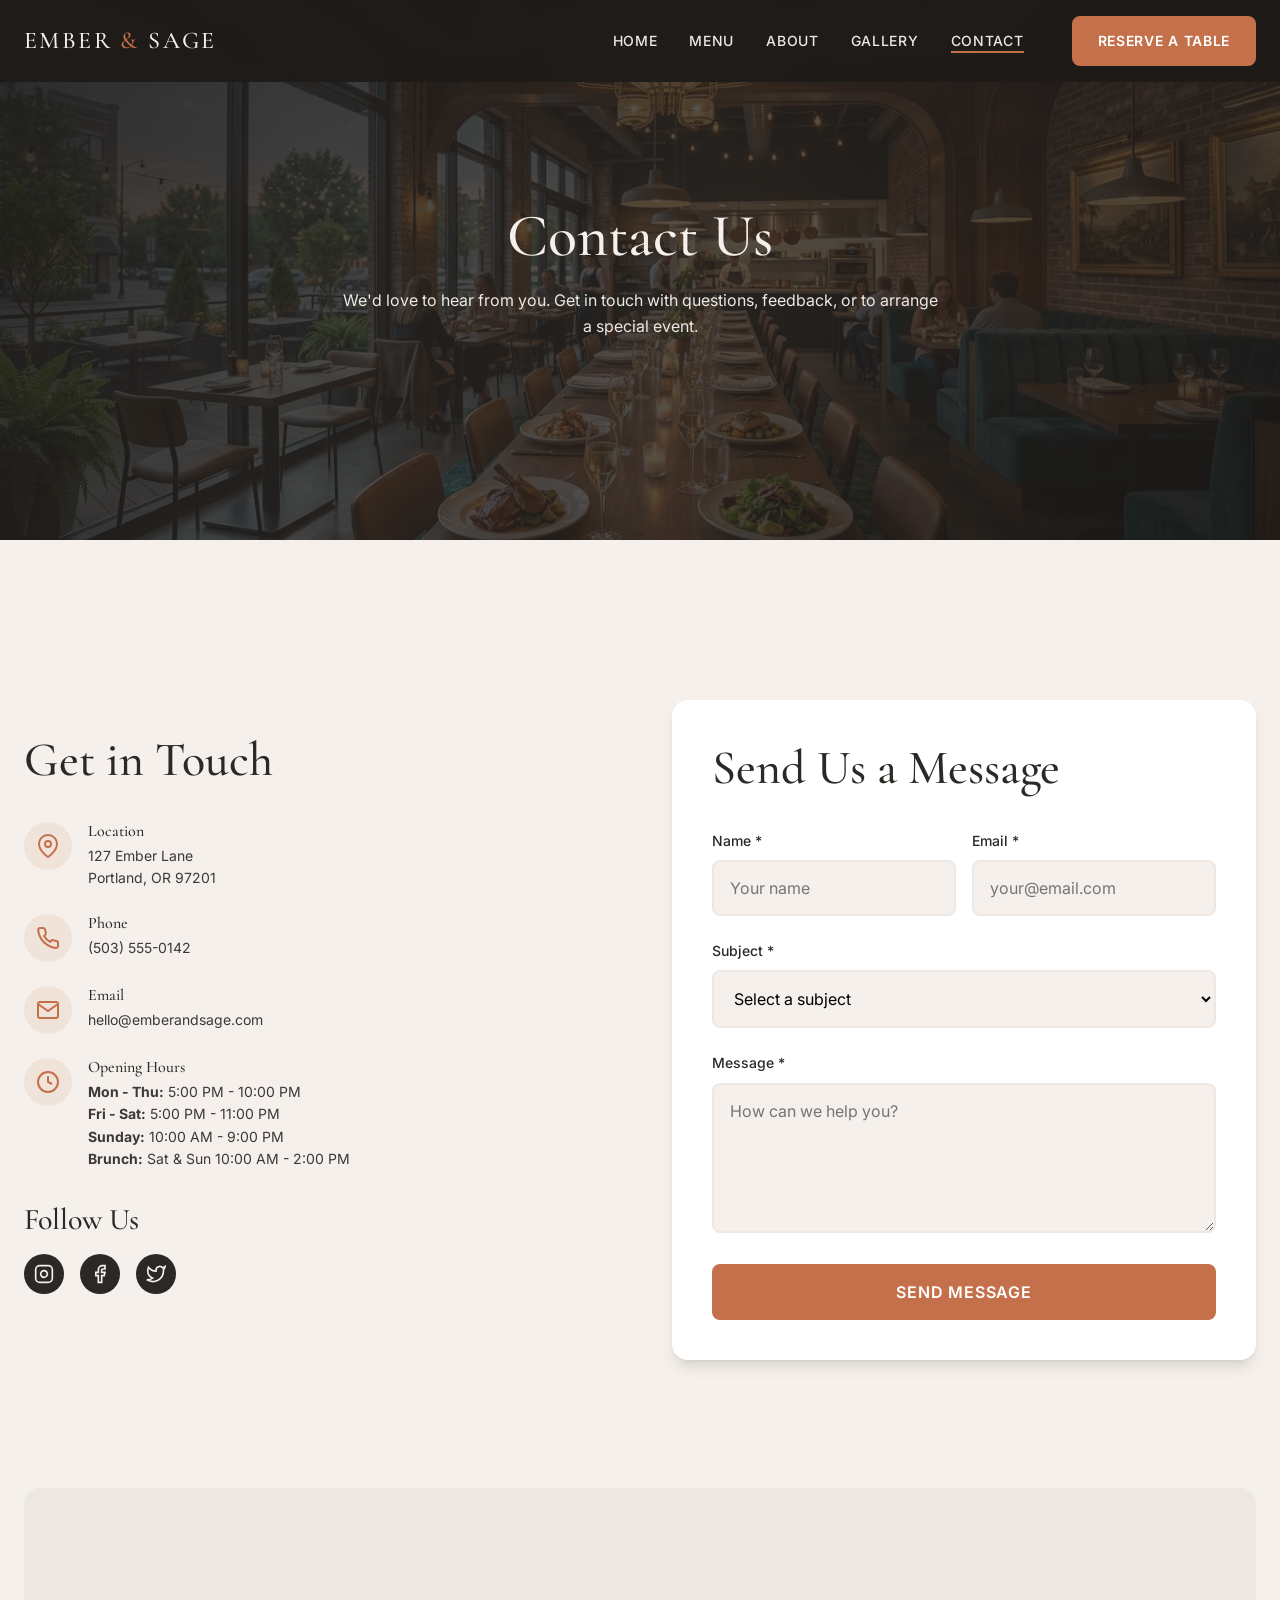
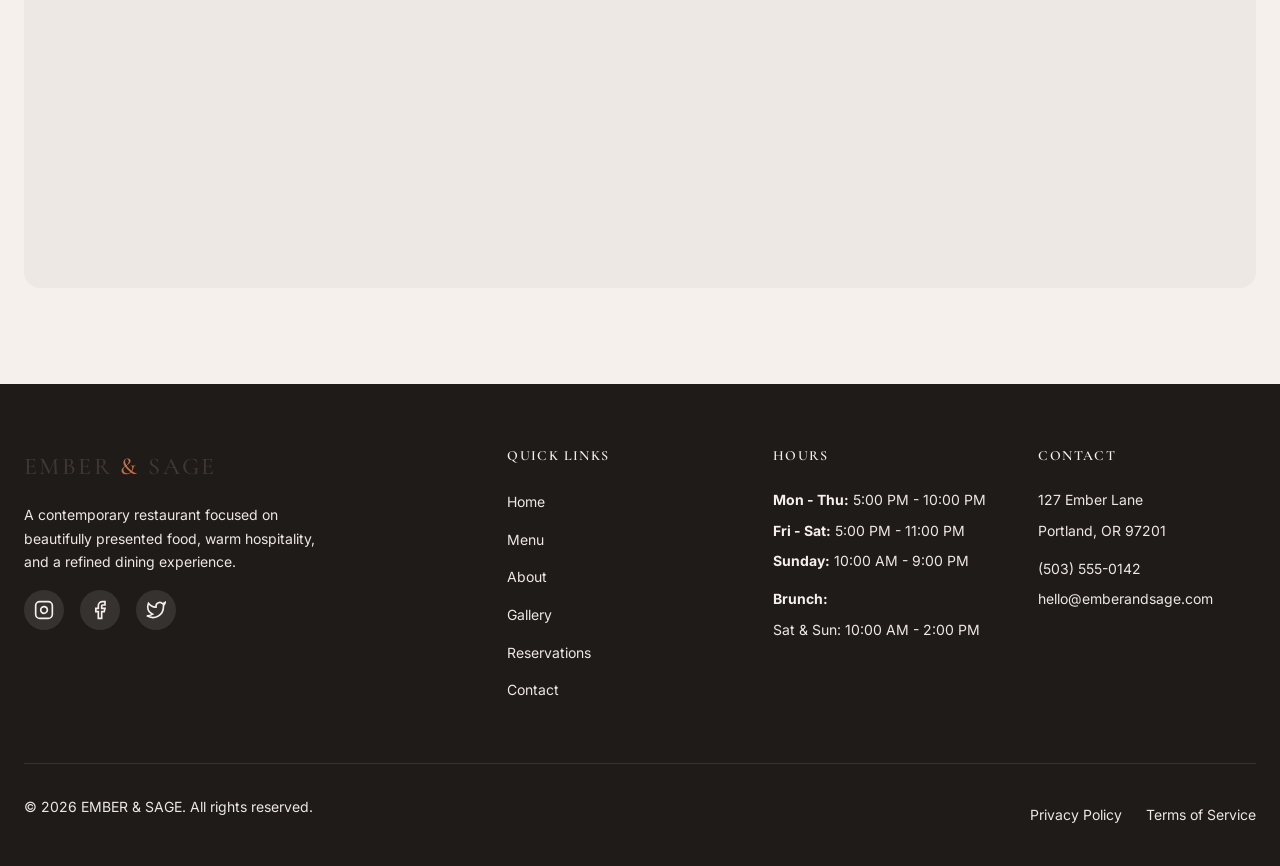
<file: contact.html>
<!DOCTYPE html>
<html lang="en">
<head>
    <meta charset="UTF-8">
    <meta name="viewport" content="width=device-width, initial-scale=1.0">
    <meta name="description" content="Get in touch with EMBER & SAGE. Find our location, hours, and contact information. We'd love to hear from you.">
    <title>Contact | EMBER & SAGE</title>
    <link rel="canonical" href="https://emberandsage.com/contact">
    <meta property="og:type" content="website">
    <meta property="og:title" content="Contact | EMBER & SAGE">
    <meta property="og:description" content="Find our location, hours, and contact information. We'd love to hear from you.">
    <meta property="og:url" content="https://emberandsage.com/contact">
    <meta property="og:image" content="https://emberandsage.com/images/hero-banner-about.jpg">
    <meta property="og:site_name" content="EMBER & SAGE">
    <meta property="og:locale" content="en_US">
    <meta name="twitter:card" content="summary_large_image">
    <meta name="twitter:title" content="Contact | EMBER & SAGE">
    <meta name="twitter:description" content="Find our location, hours, and contact information. We'd love to hear from you.">
    <meta name="twitter:image" content="https://emberandsage.com/images/hero-banner-about.jpg">
    <link rel="stylesheet" href="css/styles.css">
    <link rel="icon" type="image/svg+xml" href="images/favicon.svg">
    <script type="application/ld+json">
    {
      "@context": "https://schema.org",
      "@type": "ContactPage",
      "name": "Contact EMBER & SAGE",
      "url": "https://emberandsage.com/contact",
      "mainEntity": {
        "@type": "Restaurant",
        "name": "EMBER & SAGE",
        "telephone": "+1-503-555-0142",
        "email": "hello@emberandsage.com",
        "address": {
          "@type": "PostalAddress",
          "streetAddress": "127 Ember Lane",
          "addressLocality": "Portland",
          "addressRegion": "OR",
          "postalCode": "97201",
          "addressCountry": "US"
        }
      }
    }
    </script>
    <style>
        .gallery-hero {
            position: relative;
            min-height: 60vh;
            display: flex;
            align-items: center;
            background-color: var(--color-espresso);
            overflow: hidden;
        }
        
        .gallery-hero__bg {
            position: absolute;
            inset: 0;
            width: 100%;
            height: 100%;
            object-fit: cover;
            opacity: 0.75;
        }
        
        .gallery-hero__content {
            position: relative;
            z-index: 1;
            text-align: center;
            color: var(--color-ivory);
            width: 100%;
        }
        
        .gallery-hero h1 {
            color: var(--color-ivory);
            margin-bottom: var(--space-4);
        }
        
        .gallery-hero p {
            color: var(--color-cream);
            max-width: 600px;
            margin: 0 auto;
        }
    </style>
</head>
<body>
    <!-- Navigation -->
    <nav class="nav">
        <div class="container nav__container">
            <a href="index.html" class="nav__logo">EMBER <span>&</span> SAGE</a>
            <ul class="nav__menu">
                <li><a href="index.html" class="nav__link">Home</a></li>
                <li><a href="menu.html" class="nav__link">Menu</a></li>
                <li><a href="about.html" class="nav__link">About</a></li>
                <li><a href="gallery.html" class="nav__link">Gallery</a></li>
                <li><a href="contact.html" class="nav__link active">Contact</a></li>
                <li class="nav__cta"><a href="reservations.html" class="btn btn--primary">Reserve a Table</a></li>
            </ul>
            <button class="nav__toggle" aria-label="Toggle menu">
                <span></span>
                <span></span>
                <span></span>
            </button>
        </div>
    </nav>

    <!-- Contact Hero -->
    <section class="gallery-hero">
        <img src="images/hero-banner-about.jpg" alt="EMBER & SAGE restaurant" class="gallery-hero__bg">
        <div class="hero__overlay"></div>
        <div class="container gallery-hero__content">
            <h1>Contact Us</h1>
            <p>We'd love to hear from you. Get in touch with questions, feedback, or to arrange a special event.</p>
        </div>
    </section>

    <!-- Contact Content -->
    <section class="section">
        <div class="container">
            <div class="contact-layout">
                <!-- Contact Info -->
                <div class="contact-info fade-in">
                    <h2>Get in Touch</h2>
                    
                    <div class="contact-item">
                        <div class="contact-item__icon">
                            <svg width="24" height="24" viewBox="0 0 24 24" fill="none" stroke="currentColor" stroke-width="2">
                                <path d="M21 10c0 7-9 13-9 13s-9-6-9-13a9 9 0 0 1 18 0z"/>
                                <circle cx="12" cy="10" r="3"/>
                            </svg>
                        </div>
                        <div class="contact-item__content">
                            <h4>Location</h4>
                            <p>127 Ember Lane<br>Portland, OR 97201</p>
                        </div>
                    </div>
                    
                    <div class="contact-item">
                        <div class="contact-item__icon">
                            <svg width="24" height="24" viewBox="0 0 24 24" fill="none" stroke="currentColor" stroke-width="2">
                                <path d="M22 16.92v3a2 2 0 0 1-2.18 2 19.79 19.79 0 0 1-8.63-3.07 19.5 19.5 0 0 1-6-6 19.79 19.79 0 0 1-3.07-8.67A2 2 0 0 1 4.11 2h3a2 2 0 0 1 2 1.72 12.84 12.84 0 0 0 .7 2.81 2 2 0 0 1-.45 2.11L8.09 9.91a16 16 0 0 0 6 6l1.27-1.27a2 2 0 0 1 2.11-.45 12.84 12.84 0 0 0 2.81.7A2 2 0 0 1 22 16.92z"/>
                            </svg>
                        </div>
                        <div class="contact-item__content">
                            <h4>Phone</h4>
                            <p><a href="tel:5035550142">(503) 555-0142</a></p>
                        </div>
                    </div>
                    
                    <div class="contact-item">
                        <div class="contact-item__icon">
                            <svg width="24" height="24" viewBox="0 0 24 24" fill="none" stroke="currentColor" stroke-width="2">
                                <path d="M4 4h16c1.1 0 2 .9 2 2v12c0 1.1-.9 2-2 2H4c-1.1 0-2-.9-2-2V6c0-1.1.9-2 2-2z"/>
                                <polyline points="22,6 12,13 2,6"/>
                            </svg>
                        </div>
                        <div class="contact-item__content">
                            <h4>Email</h4>
                            <p><a href="mailto:hello@emberandsage.com">hello@emberandsage.com</a></p>
                        </div>
                    </div>
                    
                    <div class="contact-item">
                        <div class="contact-item__icon">
                            <svg width="24" height="24" viewBox="0 0 24 24" fill="none" stroke="currentColor" stroke-width="2">
                                <circle cx="12" cy="12" r="10"/>
                                <polyline points="12 6 12 12 16 14"/>
                            </svg>
                        </div>
                        <div class="contact-item__content">
                            <h4>Opening Hours</h4>
                            <p>
                                <strong>Mon - Thu:</strong> 5:00 PM - 10:00 PM<br>
                                <strong>Fri - Sat:</strong> 5:00 PM - 11:00 PM<br>
                                <strong>Sunday:</strong> 10:00 AM - 9:00 PM<br>
                                <strong>Brunch:</strong> Sat & Sun 10:00 AM - 2:00 PM
                            </p>
                        </div>
                    </div>
                    
                    <div style="margin-top: var(--space-8);">
                        <h4 style="margin-bottom: var(--space-4);">Follow Us</h4>
                        <div class="footer__social">
                            <a href="#" aria-label="Instagram" style="background-color: var(--color-charcoal);">
                                <svg width="20" height="20" viewBox="0 0 24 24" fill="none" stroke="currentColor" stroke-width="2">
                                    <rect x="2" y="2" width="20" height="20" rx="5" ry="5"/>
                                    <path d="M16 11.37A4 4 0 1 1 12.63 8 4 4 0 0 1 16 11.37z"/>
                                    <line x1="17.5" y1="6.5" x2="17.51" y2="6.5"/>
                                </svg>
                            </a>
                            <a href="#" aria-label="Facebook" style="background-color: var(--color-charcoal);">
                                <svg width="20" height="20" viewBox="0 0 24 24" fill="none" stroke="currentColor" stroke-width="2">
                                    <path d="M18 2h-3a5 5 0 0 0-5 5v3H7v4h3v8h4v-8h3l1-4h-4V7a1 1 0 0 1 1-1h3z"/>
                                </svg>
                            </a>
                            <a href="#" aria-label="Twitter" style="background-color: var(--color-charcoal);">
                                <svg width="20" height="20" viewBox="0 0 24 24" fill="none" stroke="currentColor" stroke-width="2">
                                    <path d="M23 3a10.9 10.9 0 0 1-3.14 1.53 4.48 4.48 0 0 0-7.86 3v1A10.66 10.66 0 0 1 3 4s-4 9 5 13a11.64 11.64 0 0 1-7 2c9 5 20 0 20-11.5a4.5 4.5 0 0 0-.08-.83A7.72 7.72 0 0 0 23 3z"/>
                                </svg>
                            </a>
                        </div>
                    </div>
                </div>
                
                <!-- Contact Form -->
                <div class="contact-form fade-in">
                    <h2 style="margin-bottom: var(--space-8);">Send Us a Message</h2>
                    <form id="contact-form">
                        <div class="form-row">
                            <div class="form-group">
                                <label class="form-label" for="name">Name *</label>
                                <input type="text" id="name" name="name" class="form-input" required placeholder="Your name">
                            </div>
                            <div class="form-group">
                                <label class="form-label" for="email">Email *</label>
                                <input type="email" id="email" name="email" class="form-input" required placeholder="your@email.com">
                            </div>
                        </div>
                        
                        <div class="form-group">
                            <label class="form-label" for="subject">Subject *</label>
                            <select id="subject" name="subject" class="form-select" required>
                                <option value="">Select a subject</option>
                                <option value="general">General Inquiry</option>
                                <option value="reservation">Reservation Question</option>
                                <option value="event">Private Event</option>
                                <option value="feedback">Feedback</option>
                                <option value="press">Press Inquiry</option>
                                <option value="careers">Careers</option>
                                <option value="other">Other</option>
                            </select>
                        </div>
                        
                        <div class="form-group">
                            <label class="form-label" for="message">Message *</label>
                            <textarea id="message" name="message" class="form-textarea" required placeholder="How can we help you?" style="min-height: 150px;"></textarea>
                        </div>
                        
                        <button type="submit" class="btn btn--primary btn--lg" style="width: 100%;">Send Message</button>
                    </form>
                </div>
            </div>
            
            <!-- Map -->
            <div class="map-container fade-in" style="margin-top: var(--space-16);">
                <iframe 
                    src="https://www.google.com/maps/embed?pb=!1m18!1m12!1m3!1d2795.8!2d-122.6784!3d45.5231!2m3!1f0!2f0!3f0!3m2!1i1024!2i768!4f13.1!3m3!1m2!1s0x0%3A0x0!2zNDXCsDMxJzIzLjEiTiAxMjLCsDQwJzQyLjIiVw!5e0!3m2!1sen!2sus!4v1"
                    width="100%" 
                    height="450" 
                    style="border:0; border-radius: var(--radius-lg);" 
                    allowfullscreen="" 
                    loading="lazy" 
                    referrerpolicy="no-referrer-when-downgrade"
                    title="EMBER & SAGE location">
                </iframe>
            </div>
        </div>
    </section>

    <!-- Footer -->
    <footer class="footer">
        <div class="container">
            <div class="footer__grid">
                <div class="footer__brand">
                    <p class="footer__logo">EMBER <span>&</span> SAGE</p>
                    <p class="footer__description">A contemporary restaurant focused on beautifully presented food, warm hospitality, and a refined dining experience.</p>
                    <div class="footer__social">
                        <a href="#" aria-label="Instagram">
                            <svg width="20" height="20" viewBox="0 0 24 24" fill="none" stroke="currentColor" stroke-width="2">
                                <rect x="2" y="2" width="20" height="20" rx="5" ry="5"/>
                                <path d="M16 11.37A4 4 0 1 1 12.63 8 4 4 0 0 1 16 11.37z"/>
                                <line x1="17.5" y1="6.5" x2="17.51" y2="6.5"/>
                            </svg>
                        </a>
                        <a href="#" aria-label="Facebook">
                            <svg width="20" height="20" viewBox="0 0 24 24" fill="none" stroke="currentColor" stroke-width="2">
                                <path d="M18 2h-3a5 5 0 0 0-5 5v3H7v4h3v8h4v-8h3l1-4h-4V7a1 1 0 0 1 1-1h3z"/>
                            </svg>
                        </a>
                        <a href="#" aria-label="Twitter">
                            <svg width="20" height="20" viewBox="0 0 24 24" fill="none" stroke="currentColor" stroke-width="2">
                                <path d="M23 3a10.9 10.9 0 0 1-3.14 1.53 4.48 4.48 0 0 0-7.86 3v1A10.66 10.66 0 0 1 3 4s-4 9 5 13a11.64 11.64 0 0 1-7 2c9 5 20 0 20-11.5a4.5 4.5 0 0 0-.08-.83A7.72 7.72 0 0 0 23 3z"/>
                            </svg>
                        </a>
                    </div>
                </div>
                <div>
                    <h4 class="footer__title">Quick Links</h4>
                    <ul class="footer__links">
                        <li><a href="index.html">Home</a></li>
                        <li><a href="menu.html">Menu</a></li>
                        <li><a href="about.html">About</a></li>
                        <li><a href="gallery.html">Gallery</a></li>
                        <li><a href="reservations.html">Reservations</a></li>
                        <li><a href="contact.html">Contact</a></li>
                    </ul>
                </div>
                <div>
                    <h4 class="footer__title">Hours</h4>
                    <div class="footer__hours">
                        <p><strong>Mon - Thu:</strong> 5:00 PM - 10:00 PM</p>
                        <p><strong>Fri - Sat:</strong> 5:00 PM - 11:00 PM</p>
                        <p><strong>Sunday:</strong> 10:00 AM - 9:00 PM</p>
                        <p style="margin-top: var(--space-4);"><strong>Brunch:</strong></p>
                        <p>Sat & Sun: 10:00 AM - 2:00 PM</p>
                    </div>
                </div>
                <div>
                    <h4 class="footer__title">Contact</h4>
                    <div class="footer__hours">
                        <p>127 Ember Lane</p>
                        <p>Portland, OR 97201</p>
                        <p style="margin-top: var(--space-4);">(503) 555-0142</p>
                        <p>hello@emberandsage.com</p>
                    </div>
                </div>
            </div>
            <div class="footer__bottom">
                <p class="footer__copyright">&copy; 2026 EMBER & SAGE. All rights reserved.</p>
                <div class="footer__bottom-links">
                    <a href="#">Privacy Policy</a>
                    <a href="#">Terms of Service</a>
                </div>
            </div>
        </div>
    </footer>

    <script src="js/main.js"></script>
</body>
</html>
</file>
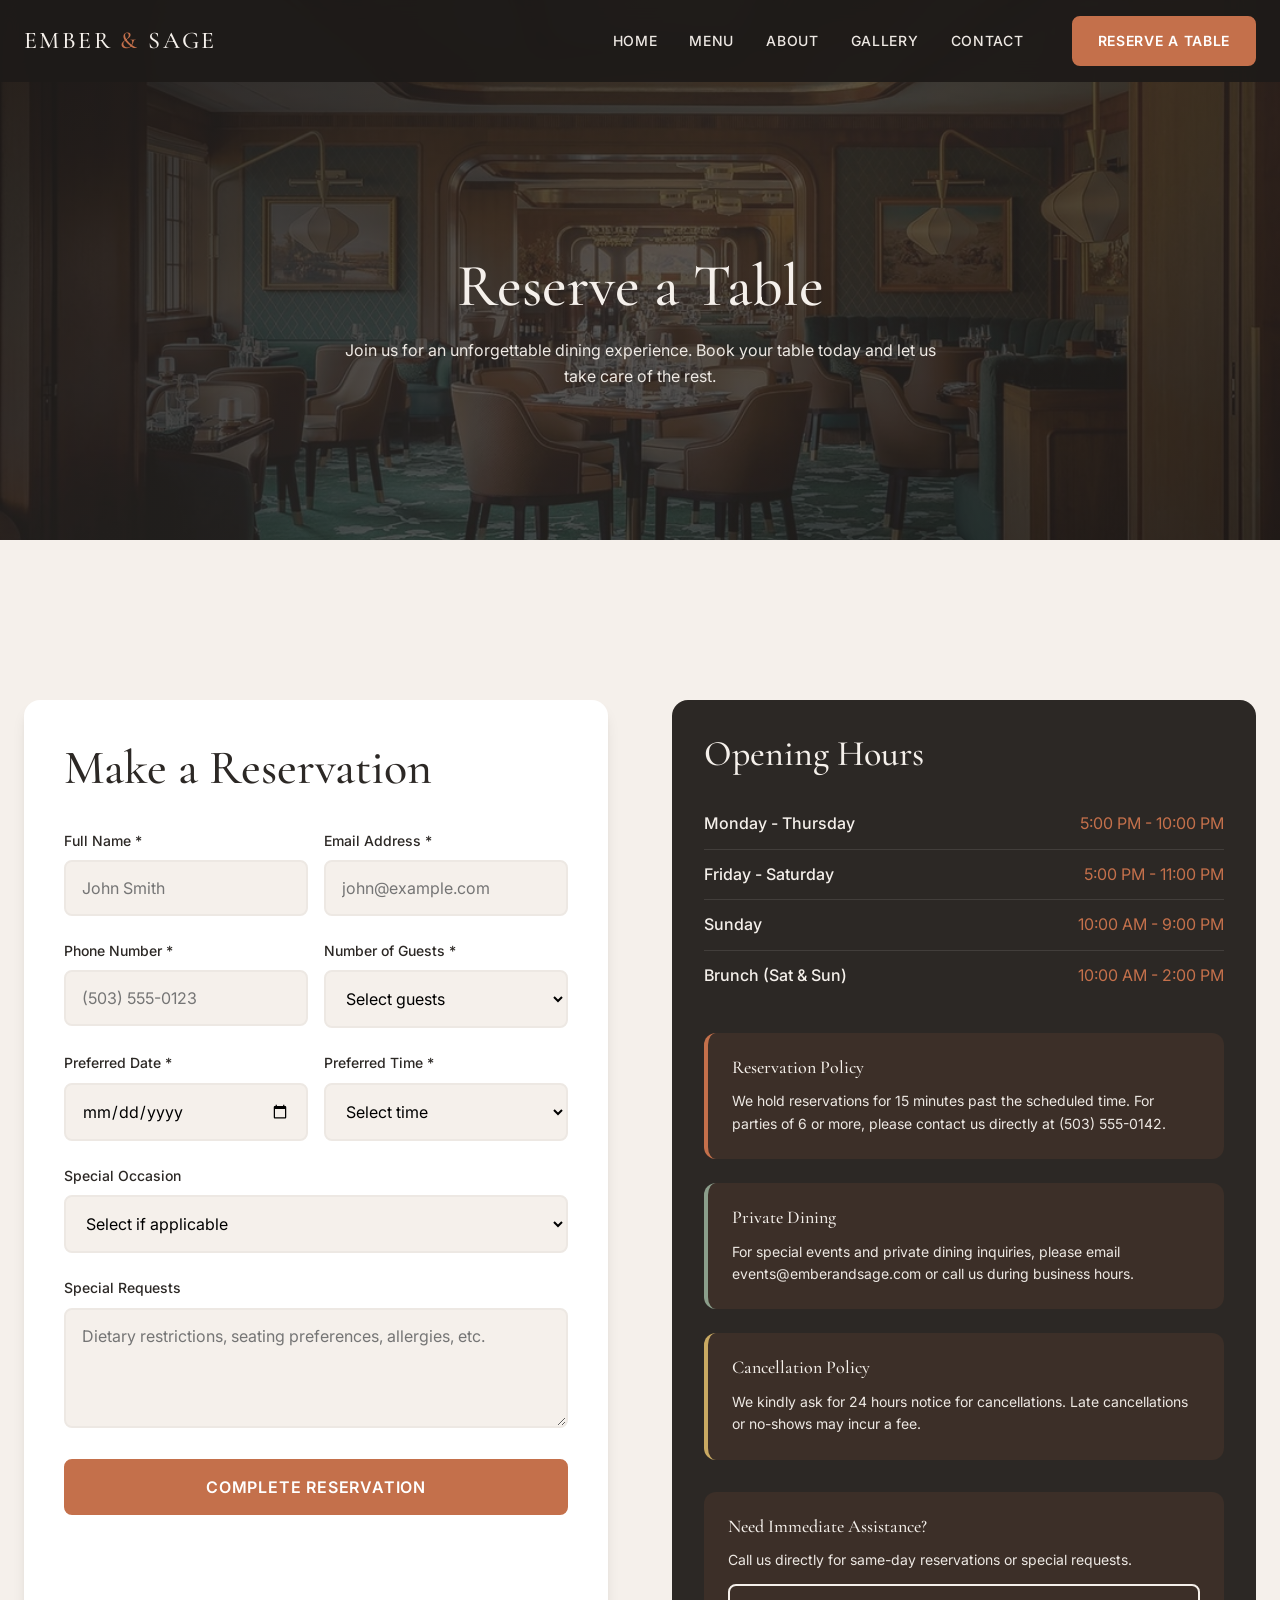
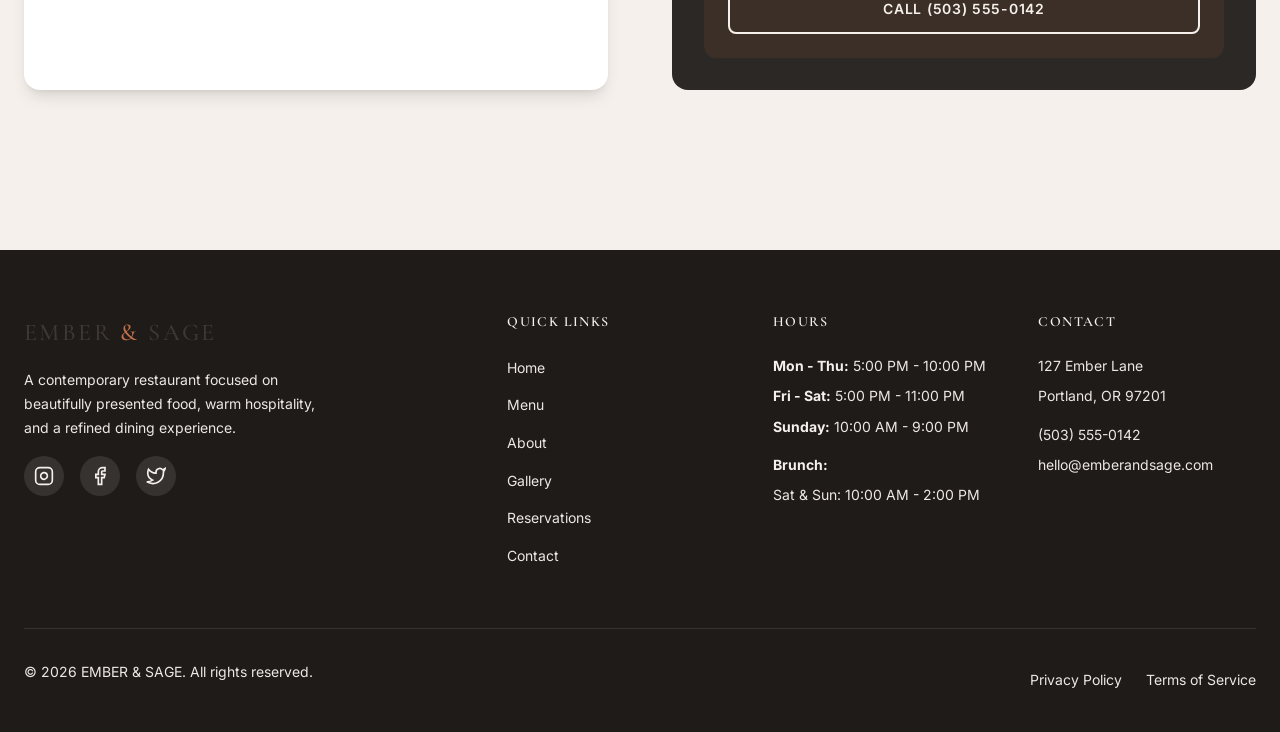
<file: reservations.html>
<!DOCTYPE html>
<html lang="en">
<head>
    <meta charset="UTF-8">
    <meta name="viewport" content="width=device-width, initial-scale=1.0">
    <meta name="description" content="Reserve your table at EMBER & SAGE. Experience contemporary dining with a reservation that suits your schedule.">
    <title>Reservations | EMBER & SAGE</title>
    <link rel="canonical" href="https://emberandsage.com/reservations">
    <meta property="og:type" content="website">
    <meta property="og:title" content="Reservations | EMBER & SAGE">
    <meta property="og:description" content="Experience contemporary dining with a reservation that suits your schedule.">
    <meta property="og:url" content="https://emberandsage.com/reservations">
    <meta property="og:image" content="https://emberandsage.com/images/hero-banner.webp">
    <meta property="og:site_name" content="EMBER & SAGE">
    <meta property="og:locale" content="en_US">
    <meta name="twitter:card" content="summary_large_image">
    <meta name="twitter:title" content="Reservations | EMBER & SAGE">
    <meta name="twitter:description" content="Experience contemporary dining with a reservation that suits your schedule.">
    <meta name="twitter:image" content="https://emberandsage.com/images/hero-banner.webp">
    <link rel="stylesheet" href="css/styles.css">
    <link rel="icon" type="image/svg+xml" href="images/favicon.svg">
    <script type="application/ld+json">
    {
      "@context": "https://schema.org",
      "@type": "FoodEstablishmentReservation",
      "name": "EMBER & SAGE Reservation",
      "url": "https://emberandsage.com/reservations",
      "reservationFor": {
        "@type": "FoodEstablishment",
        "name": "EMBER & SAGE",
        "telephone": "+1-503-555-0142",
        "address": {
          "@type": "PostalAddress",
          "streetAddress": "127 Ember Lane",
          "addressLocality": "Portland",
          "addressRegion": "OR",
          "postalCode": "97201",
          "addressCountry": "US"
        }
      },
      "potentialAction": {
        "@type": "ReserveAction",
        "target": {
          "@type": "EntryPoint",
          "urlTemplate": "https://emberandsage.com/reservations"
        }
      }
    }
    </script>
</head>
<body>
    <!-- Navigation -->
    <nav class="nav">
        <div class="container nav__container">
            <a href="index.html" class="nav__logo">EMBER <span>&</span> SAGE</a>
            <ul class="nav__menu">
                <li><a href="index.html" class="nav__link">Home</a></li>
                <li><a href="menu.html" class="nav__link">Menu</a></li>
                <li><a href="about.html" class="nav__link">About</a></li>
                <li><a href="gallery.html" class="nav__link">Gallery</a></li>
                <li><a href="contact.html" class="nav__link">Contact</a></li>
                <li class="nav__cta"><a href="reservations.html" class="btn btn--primary">Reserve a Table</a></li>
            </ul>
            <button class="nav__toggle" aria-label="Toggle menu">
                <span></span>
                <span></span>
                <span></span>
            </button>
        </div>
    </nav>

    <!-- Reservations Hero -->
    <section class="menu-hero">
        <img src="images/hero-banner.webp" alt="EMBER & SAGE dining ambiance" class="menu-hero__bg">
        <div class="hero__overlay"></div>
        <div class="container menu-hero__content" style="position:relative;z-index:1;">
            <h1>Reserve a Table</h1>
            <p>Join us for an unforgettable dining experience. Book your table today and let us take care of the rest.</p>
        </div>
    </section>

    <!-- Reservations Content -->
    <section class="section">
        <div class="container">
            <div class="reservation-layout">
                <!-- Reservation Form -->
                <div class="reservation-form fade-in">
                    <h2 style="margin-bottom: var(--space-8);">Make a Reservation</h2>
                    <form id="reservation-form">
                        <div class="form-row">
                            <div class="form-group">
                                <label class="form-label" for="name">Full Name *</label>
                                <input type="text" id="name" name="name" class="form-input" required placeholder="John Smith">
                            </div>
                            <div class="form-group">
                                <label class="form-label" for="email">Email Address *</label>
                                <input type="email" id="email" name="email" class="form-input" required placeholder="john@example.com">
                            </div>
                        </div>
                        
                        <div class="form-row">
                            <div class="form-group">
                                <label class="form-label" for="phone">Phone Number *</label>
                                <input type="tel" id="phone" name="phone" class="form-input" required placeholder="(503) 555-0123">
                            </div>
                            <div class="form-group">
                                <label class="form-label" for="guests">Number of Guests *</label>
                                <select id="guests" name="guests" class="form-select" required>
                                    <option value="">Select guests</option>
                                    <option value="1">1 Guest</option>
                                    <option value="2">2 Guests</option>
                                    <option value="3">3 Guests</option>
                                    <option value="4">4 Guests</option>
                                    <option value="5">5 Guests</option>
                                    <option value="6">6 Guests</option>
                                    <option value="7">7 Guests</option>
                                    <option value="8">8 Guests</option>
                                    <option value="9+">9+ Guests (Private Dining)</option>
                                </select>
                            </div>
                        </div>
                        
                        <div class="form-row">
                            <div class="form-group">
                                <label class="form-label" for="date">Preferred Date *</label>
                                <input type="date" id="date" name="date" class="form-input" required>
                            </div>
                            <div class="form-group">
                                <label class="form-label" for="time">Preferred Time *</label>
                                <select id="time" name="time" class="form-select" required>
                                    <option value="">Select time</option>
                                    <option value="17:00">5:00 PM</option>
                                    <option value="17:30">5:30 PM</option>
                                    <option value="18:00">6:00 PM</option>
                                    <option value="18:30">6:30 PM</option>
                                    <option value="19:00">7:00 PM</option>
                                    <option value="19:30">7:30 PM</option>
                                    <option value="20:00">8:00 PM</option>
                                    <option value="20:30">8:30 PM</option>
                                    <option value="21:00">9:00 PM</option>
                                    <option value="21:30">9:30 PM</option>
                                </select>
                            </div>
                        </div>
                        
                        <div class="form-group">
                            <label class="form-label" for="occasion">Special Occasion</label>
                            <select id="occasion" name="occasion" class="form-select">
                                <option value="">Select if applicable</option>
                                <option value="birthday">Birthday</option>
                                <option value="anniversary">Anniversary</option>
                                <option value="date-night">Date Night</option>
                                <option value="business">Business Dinner</option>
                                <option value="celebration">Celebration</option>
                                <option value="other">Other</option>
                            </select>
                        </div>
                        
                        <div class="form-group">
                            <label class="form-label" for="requests">Special Requests</label>
                            <textarea id="requests" name="requests" class="form-textarea" placeholder="Dietary restrictions, seating preferences, allergies, etc."></textarea>
                        </div>
                        
                        <button type="submit" class="btn btn--primary btn--lg" style="width: 100%;">Complete Reservation</button>
                    </form>
                </div>
                
                <!-- Reservation Info -->
                <div class="reservation-info fade-in">
                    <h3>Opening Hours</h3>
                    <div class="hours-list">
                        <div class="hours-item">
                            <span class="hours-item__day">Monday - Thursday</span>
                            <span class="hours-item__time">5:00 PM - 10:00 PM</span>
                        </div>
                        <div class="hours-item">
                            <span class="hours-item__day">Friday - Saturday</span>
                            <span class="hours-item__time">5:00 PM - 11:00 PM</span>
                        </div>
                        <div class="hours-item">
                            <span class="hours-item__day">Sunday</span>
                            <span class="hours-item__time">10:00 AM - 9:00 PM</span>
                        </div>
                        <div class="hours-item">
                            <span class="hours-item__day">Brunch (Sat & Sun)</span>
                            <span class="hours-item__time">10:00 AM - 2:00 PM</span>
                        </div>
                    </div>
                    
                    <div class="reservation-note">
                        <h4>Reservation Policy</h4>
                        <p>We hold reservations for 15 minutes past the scheduled time. For parties of 6 or more, please contact us directly at (503) 555-0142.</p>
                    </div>
                    
                    <div class="reservation-note" style="margin-top: var(--space-6); border-left-color: var(--color-sage);">
                        <h4>Private Dining</h4>
                        <p>For special events and private dining inquiries, please email events@emberandsage.com or call us during business hours.</p>
                    </div>
                    
                    <div class="reservation-note" style="margin-top: var(--space-6); border-left-color: var(--color-gold);">
                        <h4>Cancellation Policy</h4>
                        <p>We kindly ask for 24 hours notice for cancellations. Late cancellations or no-shows may incur a fee.</p>
                    </div>
                    
                    <div style="margin-top: var(--space-8); padding: var(--space-6); background-color: rgba(196, 112, 75, 0.1); border-radius: var(--radius-lg);">
                        <h4 style="color: var(--color-ivory); font-size: var(--text-lg); margin-bottom: var(--space-3);">Need Immediate Assistance?</h4>
                        <p style="color: var(--color-cream); font-size: var(--text-sm); margin-bottom: var(--space-3);">Call us directly for same-day reservations or special requests.</p>
                        <a href="tel:5035550142" class="btn btn--secondary" style="width: 100%;">Call (503) 555-0142</a>
                    </div>
                </div>
            </div>
        </div>
    </section>

    <!-- Footer -->
    <footer class="footer">
        <div class="container">
            <div class="footer__grid">
                <div class="footer__brand">
                    <p class="footer__logo">EMBER <span>&</span> SAGE</p>
                    <p class="footer__description">A contemporary restaurant focused on beautifully presented food, warm hospitality, and a refined dining experience.</p>
                    <div class="footer__social">
                        <a href="#" aria-label="Instagram">
                            <svg width="20" height="20" viewBox="0 0 24 24" fill="none" stroke="currentColor" stroke-width="2">
                                <rect x="2" y="2" width="20" height="20" rx="5" ry="5"/>
                                <path d="M16 11.37A4 4 0 1 1 12.63 8 4 4 0 0 1 16 11.37z"/>
                                <line x1="17.5" y1="6.5" x2="17.51" y2="6.5"/>
                            </svg>
                        </a>
                        <a href="#" aria-label="Facebook">
                            <svg width="20" height="20" viewBox="0 0 24 24" fill="none" stroke="currentColor" stroke-width="2">
                                <path d="M18 2h-3a5 5 0 0 0-5 5v3H7v4h3v8h4v-8h3l1-4h-4V7a1 1 0 0 1 1-1h3z"/>
                            </svg>
                        </a>
                        <a href="#" aria-label="Twitter">
                            <svg width="20" height="20" viewBox="0 0 24 24" fill="none" stroke="currentColor" stroke-width="2">
                                <path d="M23 3a10.9 10.9 0 0 1-3.14 1.53 4.48 4.48 0 0 0-7.86 3v1A10.66 10.66 0 0 1 3 4s-4 9 5 13a11.64 11.64 0 0 1-7 2c9 5 20 0 20-11.5a4.5 4.5 0 0 0-.08-.83A7.72 7.72 0 0 0 23 3z"/>
                            </svg>
                        </a>
                    </div>
                </div>
                <div>
                    <h4 class="footer__title">Quick Links</h4>
                    <ul class="footer__links">
                        <li><a href="index.html">Home</a></li>
                        <li><a href="menu.html">Menu</a></li>
                        <li><a href="about.html">About</a></li>
                        <li><a href="gallery.html">Gallery</a></li>
                        <li><a href="reservations.html">Reservations</a></li>
                        <li><a href="contact.html">Contact</a></li>
                    </ul>
                </div>
                <div>
                    <h4 class="footer__title">Hours</h4>
                    <div class="footer__hours">
                        <p><strong>Mon - Thu:</strong> 5:00 PM - 10:00 PM</p>
                        <p><strong>Fri - Sat:</strong> 5:00 PM - 11:00 PM</p>
                        <p><strong>Sunday:</strong> 10:00 AM - 9:00 PM</p>
                        <p style="margin-top: var(--space-4);"><strong>Brunch:</strong></p>
                        <p>Sat & Sun: 10:00 AM - 2:00 PM</p>
                    </div>
                </div>
                <div>
                    <h4 class="footer__title">Contact</h4>
                    <div class="footer__hours">
                        <p>127 Ember Lane</p>
                        <p>Portland, OR 97201</p>
                        <p style="margin-top: var(--space-4);">(503) 555-0142</p>
                        <p>hello@emberandsage.com</p>
                    </div>
                </div>
            </div>
            <div class="footer__bottom">
                <p class="footer__copyright">&copy; 2026 EMBER & SAGE. All rights reserved.</p>
                <div class="footer__bottom-links">
                    <a href="#">Privacy Policy</a>
                    <a href="#">Terms of Service</a>
                </div>
            </div>
        </div>
    </footer>

    <script src="js/main.js"></script>
    <script>
        // Set minimum date to today
        const dateInput = document.getElementById('date');
        const today = new Date().toISOString().split('T')[0];
        dateInput.setAttribute('min', today);
    </script>
</body>
</html>
</file>
<file: css/styles.css>
/* ========================================
   EMBER & SAGE - Design System
   ======================================== */

/* Google Fonts Import */
@import url('https://fonts.googleapis.com/css2?family=Cormorant+Garamond:ital,wght@0,300;0,400;0,500;0,600;0,700;1,400;1,500&family=Inter:wght@300;400;500;600;700&display=swap');

/* ========================================
   CSS Custom Properties (Design Tokens)
   ======================================== */
:root {
    /* Colors */
    --color-charcoal: #2C2825;
    --color-charcoal-light: #3D3835;
    --color-espresso: #1E1B19;
    --color-ivory: #F5F0EB;
    --color-cream: #EDE8E3;
    --color-terracotta: #C4704B;
    --color-terracotta-light: #D4845F;
    --color-sage: #8B9E8B;
    --color-sage-light: #A3B5A3;
    --color-gold: #C9A962;
    --color-gold-light: #D4BA7A;
    --color-white: #FFFFFF;
    --color-black: #0A0908;
    
    /* Typography */
    --font-heading: 'Cormorant Garamond', Georgia, serif;
    --font-body: 'Inter', -apple-system, BlinkMacSystemFont, sans-serif;
    
    /* Font Sizes */
    --text-xs: 0.75rem;
    --text-sm: 0.875rem;
    --text-base: 1rem;
    --text-lg: 1.125rem;
    --text-xl: 1.25rem;
    --text-2xl: 1.5rem;
    --text-3xl: 1.875rem;
    --text-4xl: 2.25rem;
    --text-5xl: 3rem;
    --text-6xl: 3.75rem;
    --text-7xl: 4.5rem;
    
    /* Spacing */
    --space-1: 0.25rem;
    --space-2: 0.5rem;
    --space-3: 0.75rem;
    --space-4: 1rem;
    --space-5: 1.25rem;
    --space-6: 1.5rem;
    --space-8: 2rem;
    --space-10: 2.5rem;
    --space-12: 3rem;
    --space-16: 4rem;
    --space-20: 5rem;
    --space-24: 6rem;
    --space-32: 8rem;
    
    /* Border Radius */
    --radius-sm: 0.25rem;
    --radius-md: 0.5rem;
    --radius-lg: 0.75rem;
    --radius-xl: 1rem;
    --radius-2xl: 1.5rem;
    --radius-full: 9999px;
    
    /* Shadows */
    --shadow-sm: 0 1px 2px 0 rgb(0 0 0 / 0.05);
    --shadow-md: 0 4px 6px -1px rgb(0 0 0 / 0.1), 0 2px 4px -2px rgb(0 0 0 / 0.1);
    --shadow-lg: 0 10px 15px -3px rgb(0 0 0 / 0.1), 0 4px 6px -4px rgb(0 0 0 / 0.1);
    --shadow-xl: 0 20px 25px -5px rgb(0 0 0 / 0.1), 0 8px 10px -6px rgb(0 0 0 / 0.1);
    
    /* Transitions */
    --transition-fast: 150ms ease;
    --transition-base: 250ms ease;
    --transition-slow: 350ms ease;
    
    /* Z-Index */
    --z-dropdown: 100;
    --z-sticky: 200;
    --z-modal: 300;
    --z-nav: 400;
    
    /* Container */
    --container-max: 1280px;
    --container-padding: var(--space-6);
}

/* ========================================
   Reset & Base Styles
   ======================================== */
*,
*::before,
*::after {
    box-sizing: border-box;
    margin: 0;
    padding: 0;
}

html {
    scroll-behavior: smooth;
    font-size: 16px;
}

body {
    font-family: var(--font-body);
    font-size: var(--text-base);
    line-height: 1.6;
    color: var(--color-charcoal);
    background-color: var(--color-ivory);
    -webkit-font-smoothing: antialiased;
    -moz-osx-font-smoothing: grayscale;
}

img {
    max-width: 100%;
    height: auto;
    display: block;
}

a {
    color: inherit;
    text-decoration: none;
}

button {
    font-family: inherit;
    cursor: pointer;
    border: none;
    background: none;
}

ul, ol {
    list-style: none;
}

/* ========================================
   Typography
   ======================================== */
h1, h2, h3, h4, h5, h6 {
    font-family: var(--font-heading);
    font-weight: 500;
    line-height: 1.2;
    color: var(--color-charcoal);
}

h1 { font-size: var(--text-6xl); }
h2 { font-size: var(--text-5xl); }
h3 { font-size: var(--text-4xl); }
h4 { font-size: var(--text-3xl); }
h5 { font-size: var(--text-2xl); }
h6 { font-size: var(--text-xl); }

p {
    margin-bottom: var(--space-4);
    color: var(--color-charcoal-light);
}

p:last-child {
    margin-bottom: 0;
}

.text-accent {
    color: var(--color-terracotta);
}

.text-sage {
    color: var(--color-sage);
}

/* ========================================
   Layout Components
   ======================================== */
.container {
    width: 100%;
    max-width: var(--container-max);
    margin: 0 auto;
    padding: 0 var(--container-padding);
}

.section {
    padding: var(--space-24) 0;
}

.section--dark {
    background-color: var(--color-charcoal);
    color: var(--color-ivory);
}

.section--dark h1,
.section--dark h2,
.section--dark h3,
.section--dark h4,
.section--dark h5,
.section--dark h6 {
    color: var(--color-ivory);
}

.section--dark p {
    color: var(--color-cream);
}

.section--cream {
    background-color: var(--color-cream);
}

/* Grid System */
.grid {
    display: grid;
    gap: var(--space-8);
}

.grid-2 { grid-template-columns: repeat(2, 1fr); }
.grid-3 { grid-template-columns: repeat(3, 1fr); }
.grid-4 { grid-template-columns: repeat(4, 1fr); }

/* ========================================
   Navigation
   ======================================== */
.nav {
    position: fixed;
    top: 0;
    left: 0;
    right: 0;
    z-index: var(--z-nav);
    background-color: rgba(30, 27, 25, 0.95);
    backdrop-filter: blur(10px);
    padding: var(--space-4) 0;
    transition: var(--transition-base);
}

.nav.scrolled {
    padding: var(--space-3) 0;
    box-shadow: var(--shadow-lg);
}

.nav__container {
    display: flex;
    align-items: center;
    justify-content: space-between;
}

.nav__logo {
    font-family: var(--font-heading);
    font-size: var(--text-2xl);
    font-weight: 500;
    color: var(--color-ivory);
    letter-spacing: 0.1em;
}

.nav__logo span {
    color: var(--color-terracotta);
}

.nav__menu {
    display: flex;
    align-items: center;
    gap: var(--space-8);
}

.nav__link {
    font-size: var(--text-sm);
    font-weight: 500;
    color: var(--color-cream);
    text-transform: uppercase;
    letter-spacing: 0.05em;
    transition: var(--transition-fast);
    position: relative;
}

.nav__link::after {
    content: '';
    position: absolute;
    bottom: -4px;
    left: 0;
    width: 0;
    height: 2px;
    background-color: var(--color-terracotta);
    transition: var(--transition-base);
}

.nav__link:hover::after,
.nav__link.active::after {
    width: 100%;
}

.nav__link:hover {
    color: var(--color-terracotta);
}

.nav__cta {
    margin-left: var(--space-4);
}

/* Mobile Navigation */
.nav__toggle {
    display: none;
    flex-direction: column;
    gap: 5px;
    padding: var(--space-2);
    cursor: pointer;
}

.nav__toggle span {
    width: 24px;
    height: 2px;
    background-color: var(--color-ivory);
    transition: var(--transition-base);
}

/* ========================================
   Buttons
   ======================================== */
.btn {
    display: inline-flex;
    align-items: center;
    justify-content: center;
    gap: var(--space-2);
    padding: var(--space-3) var(--space-6);
    font-size: var(--text-sm);
    font-weight: 600;
    text-transform: uppercase;
    letter-spacing: 0.05em;
    border-radius: var(--radius-md);
    transition: var(--transition-base);
    cursor: pointer;
}

.btn--primary {
    background-color: var(--color-terracotta);
    color: var(--color-white);
    border: 2px solid var(--color-terracotta);
}

.btn--primary:hover {
    background-color: var(--color-terracotta-light);
    border-color: var(--color-terracotta-light);
    transform: translateY(-2px);
    box-shadow: var(--shadow-md);
}

.btn--secondary {
    background-color: transparent;
    color: var(--color-ivory);
    border: 2px solid var(--color-ivory);
}

.btn--secondary:hover {
    background-color: var(--color-ivory);
    color: var(--color-charcoal);
}

.btn--outline {
    background-color: transparent;
    color: var(--color-terracotta);
    border: 2px solid var(--color-terracotta);
}

.btn--outline:hover {
    background-color: var(--color-terracotta);
    color: var(--color-white);
}

.btn--sage {
    background-color: var(--color-sage);
    color: var(--color-white);
    border: 2px solid var(--color-sage);
}

.btn--sage:hover {
    background-color: var(--color-sage-light);
    border-color: var(--color-sage-light);
}

.btn--lg {
    padding: var(--space-4) var(--space-8);
    font-size: var(--text-base);
}

.btn--sm {
    padding: var(--space-2) var(--space-4);
    font-size: var(--text-xs);
}

/* ========================================
   Hero Section
   ======================================== */
.hero {
    position: relative;
    min-height: 100vh;
    display: flex;
    align-items: center;
    background-color: var(--color-espresso);
    overflow: hidden;
}

.hero__bg {
    position: absolute;
    top: 0;
    left: 0;
    width: 100%;
    height: 100%;
    object-fit: cover;
    opacity: 0.85;
}

.hero__overlay {
    position: absolute;
    top: 0;
    left: 0;
    width: 100%;
    height: 100%;
    background: linear-gradient(
        135deg,
        rgba(30, 27, 25, 0.9) 0%,
        rgba(44, 40, 37, 0.7) 50%,
        rgba(30, 27, 25, 0.8) 100%
    );
}

.hero__content {
    position: relative;
    z-index: 1;
    max-width: 700px;
    color: var(--color-ivory);
}

.hero__subtitle {
    font-size: var(--text-sm);
    font-weight: 600;
    text-transform: uppercase;
    letter-spacing: 0.2em;
    color: var(--color-terracotta);
    margin-bottom: var(--space-4);
}

.hero__title {
    font-size: clamp(3rem, 8vw, 5rem);
    font-weight: 400;
    line-height: 1.1;
    margin-bottom: var(--space-6);
    color: var(--color-ivory);
}

.hero__description {
    font-size: var(--text-lg);
    color: var(--color-cream);
    margin-bottom: var(--space-8);
    max-width: 500px;
}

.hero__buttons {
    display: flex;
    gap: var(--space-4);
    flex-wrap: wrap;
}

/* ========================================
   Featured Dishes Carousel
   ======================================== */
.carousel {
    position: relative;
    overflow: hidden;
    padding: var(--space-16) 0;
    background-color: var(--color-cream);
}

.carousel__header {
    text-align: center;
    margin-bottom: var(--space-12);
}

.carousel__title {
    font-size: var(--text-4xl);
    margin-bottom: var(--space-4);
}

.carousel__subtitle {
    color: var(--color-charcoal-light);
    max-width: 600px;
    margin: 0 auto;
}

.carousel__container {
    position: relative;
}

.carousel__track {
    display: flex;
    transition: transform 0.5s ease;
}

.carousel__slide {
    min-width: 100%;
    padding: 0 var(--space-4);
}

.carousel__card {
    display: grid;
    grid-template-columns: 1fr 1fr;
    gap: var(--space-12);
    align-items: center;
    background-color: var(--color-white);
    border-radius: var(--radius-xl);
    overflow: hidden;
    box-shadow: var(--shadow-lg);
}

.carousel__image {
    position: relative;
    height: 400px;
    overflow: hidden;
}

.carousel__image img {
    width: 100%;
    height: 100%;
    object-fit: cover;
    transition: transform var(--transition-slow);
}

.carousel__card:hover .carousel__image img {
    transform: scale(1.05);
}

.carousel__content {
    padding: var(--space-8);
}

.carousel__category {
    display: inline-block;
    font-size: var(--text-xs);
    font-weight: 600;
    text-transform: uppercase;
    letter-spacing: 0.1em;
    color: var(--color-sage);
    background-color: rgba(139, 158, 139, 0.1);
    padding: var(--space-2) var(--space-3);
    border-radius: var(--radius-full);
    margin-bottom: var(--space-4);
}

.carousel__dish-name {
    font-size: var(--text-3xl);
    margin-bottom: var(--space-4);
}

.carousel__description {
    color: var(--color-charcoal-light);
    margin-bottom: var(--space-6);
    line-height: 1.7;
}

.carousel__price {
    font-family: var(--font-heading);
    font-size: var(--text-2xl);
    font-weight: 600;
    color: var(--color-terracotta);
    margin-bottom: var(--space-6);
}

.carousel__nav {
    position: absolute;
    top: 50%;
    transform: translateY(-50%);
    width: 48px;
    height: 48px;
    background-color: var(--color-white);
    border-radius: var(--radius-full);
    display: flex;
    align-items: center;
    justify-content: center;
    box-shadow: var(--shadow-md);
    transition: var(--transition-base);
    z-index: 10;
}

.carousel__nav:hover {
    background-color: var(--color-terracotta);
    color: var(--color-white);
}

.carousel__nav--prev {
    left: var(--space-4);
}

.carousel__nav--next {
    right: var(--space-4);
}

.carousel__dots {
    display: flex;
    justify-content: center;
    gap: var(--space-3);
    margin-top: var(--space-8);
}

.carousel__dot {
    width: 12px;
    height: 12px;
    border-radius: var(--radius-full);
    background-color: var(--color-charcoal);
    opacity: 0.3;
    transition: var(--transition-base);
    cursor: pointer;
}

.carousel__dot.active {
    opacity: 1;
    background-color: var(--color-terracotta);
}

/* ========================================
   Story Section
   ======================================== */
.story {
    display: grid;
    grid-template-columns: 1fr 1fr;
    gap: var(--space-16);
    align-items: center;
}

.story__image {
    position: relative;
    border-radius: var(--radius-xl);
    overflow: hidden;
    box-shadow: var(--shadow-xl);
}

.story__image img {
    width: 100%;
    height: 500px;
    object-fit: cover;
}

.story__image::after {
    content: '';
    position: absolute;
    bottom: -20px;
    right: -20px;
    width: 200px;
    height: 200px;
    border: 3px solid var(--color-terracotta);
    border-radius: var(--radius-xl);
    z-index: -1;
}

.story__content {
    padding: var(--space-8) 0;
}

.story__label {
    font-size: var(--text-sm);
    font-weight: 600;
    text-transform: uppercase;
    letter-spacing: 0.1em;
    color: var(--color-terracotta);
    margin-bottom: var(--space-4);
}

.story__title {
    font-size: var(--text-4xl);
    margin-bottom: var(--space-6);
}

.story__text {
    margin-bottom: var(--space-6);
    line-height: 1.8;
}

/* ========================================
   Gallery Grid
   ======================================== */
.gallery-grid {
    display: grid;
    grid-template-columns: repeat(4, 1fr);
    grid-auto-rows: 250px;
    gap: var(--space-4);
}

.gallery-grid__item {
    position: relative;
    border-radius: var(--radius-lg);
    overflow: hidden;
    cursor: pointer;
}

.gallery-grid__item:nth-child(1) {
    grid-column: span 2;
    grid-row: span 2;
}

.gallery-grid__item:nth-child(4) {
    grid-column: span 2;
}

.gallery-grid__item img {
    width: 100%;
    height: 100%;
    object-fit: cover;
    transition: transform var(--transition-slow);
}

.gallery-grid__item:hover img {
    transform: scale(1.1);
}

.gallery-grid__overlay {
    position: absolute;
    inset: 0;
    background: linear-gradient(
        to top,
        rgba(30, 27, 25, 0.8) 0%,
        transparent 50%
    );
    opacity: 0;
    transition: var(--transition-base);
    display: flex;
    align-items: flex-end;
    padding: var(--space-6);
}

.gallery-grid__item:hover .gallery-grid__overlay {
    opacity: 1;
}

.gallery-grid__caption {
    color: var(--color-white);
    font-size: var(--text-sm);
    font-weight: 500;
}

/* ========================================
   Menu Page
   ======================================== */
.menu-hero {
    position: relative;
    min-height: 60vh;
    display: flex;
    align-items: center;
    justify-content: center;
    text-align: center;
    color: var(--color-ivory);
    overflow: hidden;
    padding: calc(100px + var(--space-16)) 0 var(--space-16);
    background-color: var(--color-espresso);
}

.menu-hero__bg {
    position: absolute;
    inset: 0;
    width: 100%;
    height: 100%;
    object-fit: cover;
    opacity: 0.75;
}

.menu-hero h1 {
    color: var(--color-ivory);
    margin-bottom: var(--space-4);
}

.menu-hero p {
    color: var(--color-cream);
    max-width: 600px;
    margin: 0 auto;
}

.menu-categories {
    display: flex;
    justify-content: center;
    gap: var(--space-4);
    flex-wrap: wrap;
    padding: var(--space-8) 0;
    background-color: var(--color-cream);
    position: sticky;
    top: 70px;
    z-index: var(--z-sticky);
}

.menu-category-btn {
    padding: var(--space-3) var(--space-6);
    font-size: var(--text-sm);
    font-weight: 500;
    text-transform: uppercase;
    letter-spacing: 0.05em;
    color: var(--color-charcoal);
    background-color: transparent;
    border: 2px solid transparent;
    border-radius: var(--radius-full);
    transition: var(--transition-base);
}

.menu-category-btn:hover,
.menu-category-btn.active {
    color: var(--color-terracotta);
    border-color: var(--color-terracotta);
}

.menu-section {
    padding: var(--space-12) 0;
}

.menu-section__title {
    font-size: var(--text-3xl);
    text-align: center;
    margin-bottom: var(--space-8);
    position: relative;
}

.menu-section__title::after {
    content: '';
    display: block;
    width: 60px;
    height: 3px;
    background-color: var(--color-terracotta);
    margin: var(--space-4) auto 0;
}

.menu-items {
    display: grid;
    gap: var(--space-6);
}

.menu-item {
    display: grid;
    grid-template-columns: 1fr auto;
    gap: var(--space-8);
    padding: var(--space-6);
    background-color: var(--color-white);
    border-radius: var(--radius-lg);
    transition: var(--transition-base);
}

.menu-item:hover {
    box-shadow: var(--shadow-lg);
    transform: translateY(-2px);
}

.menu-item__content {
    display: flex;
    flex-direction: column;
}

.menu-item__header {
    display: flex;
    align-items: baseline;
    gap: var(--space-4);
    margin-bottom: var(--space-2);
}

.menu-item__name {
    font-family: var(--font-heading);
    font-size: var(--text-xl);
    font-weight: 500;
}

.menu-item__price {
    font-family: var(--font-heading);
    font-size: var(--text-xl);
    font-weight: 600;
    color: var(--color-terracotta);
}

.menu-item__description {
    color: var(--color-charcoal-light);
    font-size: var(--text-sm);
    margin-bottom: var(--space-3);
}

.menu-item__tags {
    display: flex;
    gap: var(--space-2);
}

.menu-item__tag {
    font-size: var(--text-xs);
    padding: var(--space-1) var(--space-2);
    background-color: rgba(139, 158, 139, 0.1);
    color: var(--color-sage);
    border-radius: var(--radius-full);
}

.menu-item__image {
    width: 120px;
    height: 120px;
    border-radius: var(--radius-lg);
    overflow: hidden;
}

.menu-item__image img {
    width: 100%;
    height: 100%;
    object-fit: cover;
}

/* ========================================
   About Page
   ======================================== */
.about-hero {
    position: relative;
    min-height: 60vh;
    display: flex;
    align-items: center;
    background-color: var(--color-espresso);
    overflow: hidden;
}

.about-hero__bg {
    position: absolute;
    inset: 0;
    width: 100%;
    height: 100%;
    object-fit: cover;
    opacity: 0.75;
}

.about-hero__content {
    position: relative;
    z-index: 1;
    text-align: center;
    color: var(--color-ivory);
    width: 100%;
}

.about-hero h1 {
    color: var(--color-ivory);
    margin-bottom: var(--space-4);
}

.about-hero p {
    color: var(--color-cream);
    max-width: 600px;
    margin: 0 auto;
}

.philosophy {
    display: grid;
    grid-template-columns: repeat(3, 1fr);
    gap: var(--space-8);
}

.philosophy__item {
    text-align: center;
    padding: var(--space-8);
    background-color: var(--color-white);
    border-radius: var(--radius-xl);
    transition: var(--transition-base);
}

.philosophy__item:hover {
    transform: translateY(-5px);
    box-shadow: var(--shadow-lg);
}

.philosophy__icon {
    width: 64px;
    height: 64px;
    margin: 0 auto var(--space-6);
    background-color: rgba(196, 112, 75, 0.1);
    border-radius: var(--radius-full);
    display: flex;
    align-items: center;
    justify-content: center;
    font-size: var(--text-2xl);
    color: var(--color-terracotta);
}

.philosophy__title {
    font-size: var(--text-xl);
    margin-bottom: var(--space-4);
}

.philosophy__text {
    color: var(--color-charcoal-light);
    font-size: var(--text-sm);
}

.chef-section {
    display: grid;
    grid-template-columns: 1fr 1fr;
    gap: var(--space-16);
    align-items: center;
}

.chef-section__image {
    border-radius: var(--radius-xl);
    overflow: hidden;
    box-shadow: var(--shadow-xl);
}

.chef-section__image img {
    width: 100%;
    height: 600px;
    object-fit: cover;
}

.chef-section__content {
    padding: var(--space-8) 0;
}

.chef-section__name {
    font-size: var(--text-2xl);
    color: var(--color-terracotta);
    margin-bottom: var(--space-2);
}

.chef-section__title {
    font-size: var(--text-lg);
    color: var(--color-charcoal-light);
    margin-bottom: var(--space-6);
}

/* ========================================
   Reservations Page
   ======================================== */
.reservation-layout {
    display: grid;
    grid-template-columns: 1fr 1fr;
    gap: var(--space-16);
    padding: var(--space-16) 0;
}

.reservation-form {
    background-color: var(--color-white);
    padding: var(--space-10);
    border-radius: var(--radius-xl);
    box-shadow: var(--shadow-lg);
}

.form-group {
    margin-bottom: var(--space-6);
}

.form-label {
    display: block;
    font-size: var(--text-sm);
    font-weight: 500;
    margin-bottom: var(--space-2);
    color: var(--color-charcoal);
}

.form-input,
.form-textarea,
.form-select {
    width: 100%;
    padding: var(--space-4);
    font-size: var(--text-base);
    font-family: var(--font-body);
    border: 2px solid var(--color-cream);
    border-radius: var(--radius-md);
    transition: var(--transition-base);
    background-color: var(--color-ivory);
}

.form-input:focus,
.form-textarea:focus,
.form-select:focus {
    outline: none;
    border-color: var(--color-terracotta);
    background-color: var(--color-white);
}

.form-textarea {
    min-height: 120px;
    resize: vertical;
}

.form-row {
    display: grid;
    grid-template-columns: 1fr 1fr;
    gap: var(--space-4);
}

.reservation-info {
    padding: var(--space-8);
    background-color: var(--color-charcoal);
    border-radius: var(--radius-xl);
    color: var(--color-ivory);
}

.reservation-info h3 {
    color: var(--color-ivory);
    margin-bottom: var(--space-6);
}

.hours-list {
    margin-bottom: var(--space-8);
}

.hours-item {
    display: flex;
    justify-content: space-between;
    padding: var(--space-3) 0;
    border-bottom: 1px solid rgba(255, 255, 255, 0.1);
}

.hours-item:last-child {
    border-bottom: none;
}

.hours-item__day {
    font-weight: 500;
}

.hours-item__time {
    color: var(--color-terracotta);
}

.reservation-note {
    padding: var(--space-6);
    background-color: rgba(196, 112, 75, 0.1);
    border-radius: var(--radius-lg);
    border-left: 4px solid var(--color-terracotta);
}

.reservation-note h4 {
    color: var(--color-ivory);
    font-size: var(--text-lg);
    margin-bottom: var(--space-3);
}

.reservation-note p {
    color: var(--color-cream);
    font-size: var(--text-sm);
}

/* ========================================
   Contact Page
   ======================================== */
.contact-layout {
    display: grid;
    grid-template-columns: 1fr 1fr;
    gap: var(--space-16);
    padding: var(--space-16) 0;
}

.contact-info {
    padding: var(--space-8) 0;
}

.contact-info h2 {
    margin-bottom: var(--space-8);
}

.contact-item {
    display: flex;
    gap: var(--space-4);
    margin-bottom: var(--space-6);
}

.contact-item__icon {
    width: 48px;
    height: 48px;
    background-color: rgba(196, 112, 75, 0.1);
    border-radius: var(--radius-full);
    display: flex;
    align-items: center;
    justify-content: center;
    color: var(--color-terracotta);
    flex-shrink: 0;
}

.contact-item__content h4 {
    font-size: var(--text-base);
    margin-bottom: var(--space-1);
}

.contact-item__content p {
    color: var(--color-charcoal-light);
    font-size: var(--text-sm);
}

.contact-form {
    background-color: var(--color-white);
    padding: var(--space-10);
    border-radius: var(--radius-xl);
    box-shadow: var(--shadow-lg);
}

.map-container {
    height: 400px;
    background-color: var(--color-cream);
    border-radius: var(--radius-xl);
    overflow: hidden;
    margin-top: var(--space-8);
}

.map-placeholder {
    width: 100%;
    height: 100%;
    display: flex;
    align-items: center;
    justify-content: center;
    background-color: var(--color-charcoal-light);
    color: var(--color-ivory);
    font-size: var(--text-lg);
}

/* ========================================
   Testimonials
   ======================================== */
.testimonials-grid {
    display: grid;
    grid-template-columns: repeat(3, 1fr);
    gap: var(--space-8);
}

.testimonial-card {
    background-color: var(--color-white);
    padding: var(--space-8);
    border-radius: var(--radius-xl);
    box-shadow: var(--shadow-md);
    transition: var(--transition-base);
}

.testimonial-card:hover {
    transform: translateY(-5px);
    box-shadow: var(--shadow-xl);
}

.testimonial-card__stars {
    color: var(--color-gold);
    font-size: var(--text-lg);
    margin-bottom: var(--space-4);
}

.testimonial-card__text {
    font-style: italic;
    color: var(--color-charcoal);
    margin-bottom: var(--space-6);
    line-height: 1.7;
}

.testimonial-card__author {
    display: flex;
    align-items: center;
    gap: var(--space-4);
}

.testimonial-card__avatar {
    width: 48px;
    height: 48px;
    border-radius: var(--radius-full);
    background-color: var(--color-sage);
    display: flex;
    align-items: center;
    justify-content: center;
    color: var(--color-white);
    font-weight: 600;
}

.testimonial-card__name {
    font-weight: 600;
    font-size: var(--text-sm);
}

.testimonial-card__date {
    font-size: var(--text-xs);
    color: var(--color-charcoal-light);
}

/* ========================================
   Footer
   ======================================== */
.footer {
    background-color: var(--color-espresso);
    color: var(--color-ivory);
    padding: var(--space-16) 0 var(--space-8);
}

.footer__grid {
    display: grid;
    grid-template-columns: 2fr 1fr 1fr 1fr;
    gap: var(--space-12);
    margin-bottom: var(--space-12);
}

.footer__brand {
    max-width: 300px;
}

.footer__logo {
    font-family: var(--font-heading);
    font-size: var(--text-2xl);
    font-weight: 500;
    margin-bottom: var(--space-4);
    letter-spacing: 0.1em;
}

.footer__logo span {
    color: var(--color-terracotta);
}

.footer__description {
    color: var(--color-cream);
    font-size: var(--text-sm);
    line-height: 1.7;
}

.footer__title {
    font-size: var(--text-sm);
    font-weight: 600;
    text-transform: uppercase;
    letter-spacing: 0.1em;
    margin-bottom: var(--space-6);
    color: var(--color-ivory);
}

.footer__links li {
    margin-bottom: var(--space-3);
}

.footer__links a {
    font-size: var(--text-sm);
    color: var(--color-cream);
    transition: var(--transition-fast);
}

.footer__links a:hover {
    color: var(--color-terracotta);
}

.footer__hours p {
    font-size: var(--text-sm);
    color: var(--color-cream);
    margin-bottom: var(--space-2);
}

.footer__hours strong {
    color: var(--color-ivory);
}

.footer__social {
    display: flex;
    gap: var(--space-4);
    margin-top: var(--space-4);
}

.footer__social a {
    width: 40px;
    height: 40px;
    background-color: rgba(255, 255, 255, 0.1);
    border-radius: var(--radius-full);
    display: flex;
    align-items: center;
    justify-content: center;
    color: var(--color-ivory);
    transition: var(--transition-base);
}

.footer__social a:hover {
    background-color: var(--color-terracotta);
}

.footer__bottom {
    padding-top: var(--space-8);
    border-top: 1px solid rgba(255, 255, 255, 0.1);
    display: flex;
    justify-content: space-between;
    align-items: center;
    flex-wrap: wrap;
    gap: var(--space-4);
}

.footer__copyright {
    font-size: var(--text-sm);
    color: var(--color-cream);
}

.footer__bottom-links {
    display: flex;
    gap: var(--space-6);
}

.footer__bottom-links a {
    font-size: var(--text-sm);
    color: var(--color-cream);
    transition: var(--transition-fast);
}

.footer__bottom-links a:hover {
    color: var(--color-terracotta);
}

/* ========================================
   CTA Section
   ======================================== */
.cta-section {
    position: relative;
    padding: var(--space-24) 0;
    background-color: var(--color-charcoal);
    text-align: center;
    overflow: hidden;
}

.cta-section__bg {
    position: absolute;
    inset: 0;
    width: 100%;
    height: 100%;
    object-fit: cover;
    opacity: 0.3;
}

.cta-section__content {
    position: relative;
    z-index: 1;
    color: var(--color-ivory);
}

.cta-section h2 {
    color: var(--color-ivory);
    margin-bottom: var(--space-4);
}

.cta-section p {
    color: var(--color-cream);
    max-width: 600px;
    margin: 0 auto var(--space-8);
}

/* ========================================
   Animations
   ======================================== */
.fade-in {
    opacity: 0;
    transform: translateY(20px);
    transition: opacity 0.6s ease, transform 0.6s ease;
}

.fade-in.visible {
    opacity: 1;
    transform: translateY(0);
}

/* ========================================
   Responsive Design
   ======================================== */
@media (max-width: 1024px) {
    :root {
        --container-padding: var(--space-6);
    }
    
    h1 { font-size: var(--text-5xl); }
    h2 { font-size: var(--text-4xl); }
    h3 { font-size: var(--text-3xl); }
    
    .grid-4 { grid-template-columns: repeat(2, 1fr); }
    
    .carousel__card {
        grid-template-columns: 1fr;
    }
    
    .carousel__image {
        height: 300px;
    }
    
    .gallery-grid {
        grid-template-columns: repeat(2, 1fr);
    }
    
    .gallery-grid__item:nth-child(1) {
        grid-column: span 2;
    }
    
    .philosophy {
        grid-template-columns: 1fr;
    }
    
    .reservation-layout,
    .contact-layout {
        grid-template-columns: 1fr;
    }
    
    .reservation-layout {
        padding: var(--space-8) 0;
    }
    
    .contact-layout {
        padding: var(--space-8) 0;
    }
    
    .footer__grid {
        grid-template-columns: repeat(2, 1fr);
    }
}

@media (max-width: 768px) {
    :root {
        --container-padding: var(--space-4);
    }
    
    h1 { font-size: var(--text-4xl); }
    h2 { font-size: var(--text-3xl); }
    h3 { font-size: var(--text-2xl); }
    
    .section {
        padding: var(--space-12) 0;
    }
    
    .section--dark {
        padding: var(--space-12) 0;
    }
    
    /* Mobile Navigation */
    .nav__menu {
        position: fixed;
        top: 0;
        right: -100%;
        width: 80%;
        max-width: 320px;
        height: 100vh;
        height: 100dvh;
        background-color: var(--color-charcoal);
        flex-direction: column;
        justify-content: center;
        align-items: center;
        padding: var(--space-8);
        transition: right 0.3s ease;
        box-shadow: -4px 0 20px rgba(0, 0, 0, 0.3);
    }
    
    .nav__menu.active {
        right: 0;
    }
    
    .nav__menu .nav__link {
        font-size: var(--text-lg);
        padding: var(--space-3) 0;
    }
    
    .nav__toggle {
        display: flex;
        z-index: 500;
    }
    
    .nav__toggle.active span:nth-child(1) {
        transform: rotate(45deg) translate(5px, 5px);
    }
    
    .nav__toggle.active span:nth-child(2) {
        opacity: 0;
    }
    
    .nav__toggle.active span:nth-child(3) {
        transform: rotate(-45deg) translate(5px, -5px);
    }
    
    .nav__cta {
        display: none;
    }
    
    body.menu-open {
        overflow: hidden;
    }
    
    .nav__menu .btn {
        margin-top: var(--space-6);
    }
    
    /* Hero */
    .hero {
        min-height: 90vh;
    }
    
    .hero__title {
        font-size: clamp(2rem, 10vw, 3rem);
    }
    
    .hero__description {
        font-size: var(--text-base);
    }
    
    .hero__buttons {
        flex-direction: column;
        width: 100%;
    }
    
    .hero__buttons .btn {
        width: 100%;
    }
    
    /* Story & Chef */
    .story,
    .chef-section {
        grid-template-columns: 1fr;
        gap: var(--space-8);
    }
    
    .story__image img {
        height: 350px;
    }
    
    .story__image::after {
        display: none;
    }
    
    .chef-section__image img {
        height: 400px;
    }
    
    .story__content,
    .chef-section__content {
        padding: var(--space-4) 0;
    }
    
    /* Grids */
    .grid-2,
    .grid-3 {
        grid-template-columns: 1fr;
    }
    
    .testimonials-grid {
        grid-template-columns: 1fr;
    }
    
    .gallery-grid {
        grid-template-columns: 1fr;
    }
    
    .gallery-grid__item:nth-child(1),
    .gallery-grid__item:nth-child(4) {
        grid-column: span 1;
    }
    
    /* Carousel */
    .carousel {
        padding: var(--space-10) 0;
    }
    
    .carousel__header {
        margin-bottom: var(--space-8);
    }
    
    .carousel__card {
        gap: 0;
    }
    
    .carousel__image {
        height: 250px;
    }
    
    .carousel__content {
        padding: var(--space-6);
    }
    
    .carousel__dish-name {
        font-size: var(--text-2xl);
    }
    
    .carousel__nav {
        width: 40px;
        height: 40px;
    }
    
    .carousel__nav--prev {
        left: var(--space-2);
    }
    
    .carousel__nav--next {
        right: var(--space-2);
    }
    
    .carousel__dots {
        margin-top: var(--space-6);
    }
    
    /* Menu Page */
    .menu-hero {
        min-height: 50vh;
        padding: calc(80px + var(--space-10)) 0 var(--space-10);
    }
    
    .menu-categories {
        justify-content: flex-start;
        overflow-x: auto;
        -webkit-overflow-scrolling: touch;
        padding: var(--space-4) var(--space-4);
        gap: var(--space-2);
        scrollbar-width: none;
        -ms-overflow-style: none;
    }
    
    .menu-categories::-webkit-scrollbar {
        display: none;
    }
    
    .menu-category-btn {
        white-space: nowrap;
        padding: var(--space-2) var(--space-4);
        font-size: var(--text-xs);
        flex-shrink: 0;
    }
    
    .menu-section {
        padding: var(--space-8) 0;
    }
    
    .menu-section__title {
        font-size: var(--text-2xl);
        margin-bottom: var(--space-6);
    }
    
    .menu-item {
        grid-template-columns: 1fr;
        padding: var(--space-5);
        gap: var(--space-4);
    }
    
    .menu-item__image {
        width: 100%;
        height: 180px;
        order: -1;
    }
    
    .menu-item__header {
        flex-wrap: wrap;
        gap: var(--space-2);
    }
    
    .menu-item__name {
        font-size: var(--text-lg);
    }
    
    .menu-item__price {
        font-size: var(--text-lg);
    }
    
    /* Forms */
    .form-row {
        grid-template-columns: 1fr;
    }
    
    .reservation-layout,
    .contact-layout {
        padding: var(--space-6) 0;
    }
    
    .reservation-form,
    .contact-form {
        padding: var(--space-6);
    }
    
    .reservation-info {
        padding: var(--space-6);
    }
    
    .contact-info {
        padding: var(--space-4) 0;
    }
    
    .map-container {
        height: 280px;
    }
    
    /* CTA */
    .cta-section {
        padding: var(--space-16) 0;
    }
    
    .cta-section h2 {
        font-size: var(--text-2xl);
    }
    
    .cta-section p {
        font-size: var(--text-sm);
    }
    
    /* Footer */
    .footer {
        padding: var(--space-12) 0 var(--space-6);
    }
    
    .footer__grid {
        grid-template-columns: 1fr;
        gap: var(--space-8);
    }
    
    .footer__brand {
        max-width: 100%;
    }
    
    .footer__bottom {
        flex-direction: column;
        text-align: center;
        gap: var(--space-4);
    }
    
    .footer__bottom-links {
        justify-content: center;
    }
    
    /* Lightbox (gallery) */
    .gallery-lightbox__close {
        top: var(--space-4);
        right: var(--space-4);
        width: 40px;
        height: 40px;
    }
    
    .gallery-lightbox__nav {
        width: 40px;
        height: 40px;
    }
    
    .gallery-lightbox__nav--prev {
        left: var(--space-4);
    }
    
    .gallery-lightbox__nav--next {
        right: var(--space-4);
    }
}

@media (max-width: 480px) {
    :root {
        --container-padding: var(--space-3);
    }
    
    h1 { font-size: var(--text-3xl); }
    h2 { font-size: var(--text-2xl); }
    h3 { font-size: var(--text-xl); }
    
    .section {
        padding: var(--space-8) 0;
    }
    
    .hero {
        min-height: 85vh;
    }
    
    .hero__subtitle {
        font-size: var(--text-xs);
    }
    
    .btn {
        padding: var(--space-3) var(--space-5);
        font-size: var(--text-xs);
    }
    
    .btn--lg {
        padding: var(--space-3) var(--space-6);
        font-size: var(--text-sm);
    }
    
    .carousel__nav {
        width: 36px;
        height: 36px;
    }
    
    .carousel__nav svg {
        width: 18px;
        height: 18px;
    }
    
    .carousel__image {
        height: 200px;
    }
    
    .carousel__content {
        padding: var(--space-4);
    }
    
    .carousel__description {
        font-size: var(--text-sm);
    }
    
    .story__image img,
    .chef-section__image img {
        height: 280px;
    }
    
    .menu-hero {
        min-height: 45vh;
    }
    
    .menu-hero h1 {
        font-size: var(--text-3xl);
    }
    
    .menu-item__image {
        height: 160px;
    }
    
    .reservation-form,
    .contact-form {
        padding: var(--space-4);
    }
    
    .footer__hours p {
        font-size: var(--text-xs);
    }
    
    .footer__links a {
        font-size: var(--text-xs);
    }
    
    .philosophy__item {
        padding: var(--space-6);
    }
    
    .testimonial-card {
        padding: var(--space-6);
    }
    
    .testimonial-card__text {
        font-size: var(--text-sm);
    }
}
</file>
